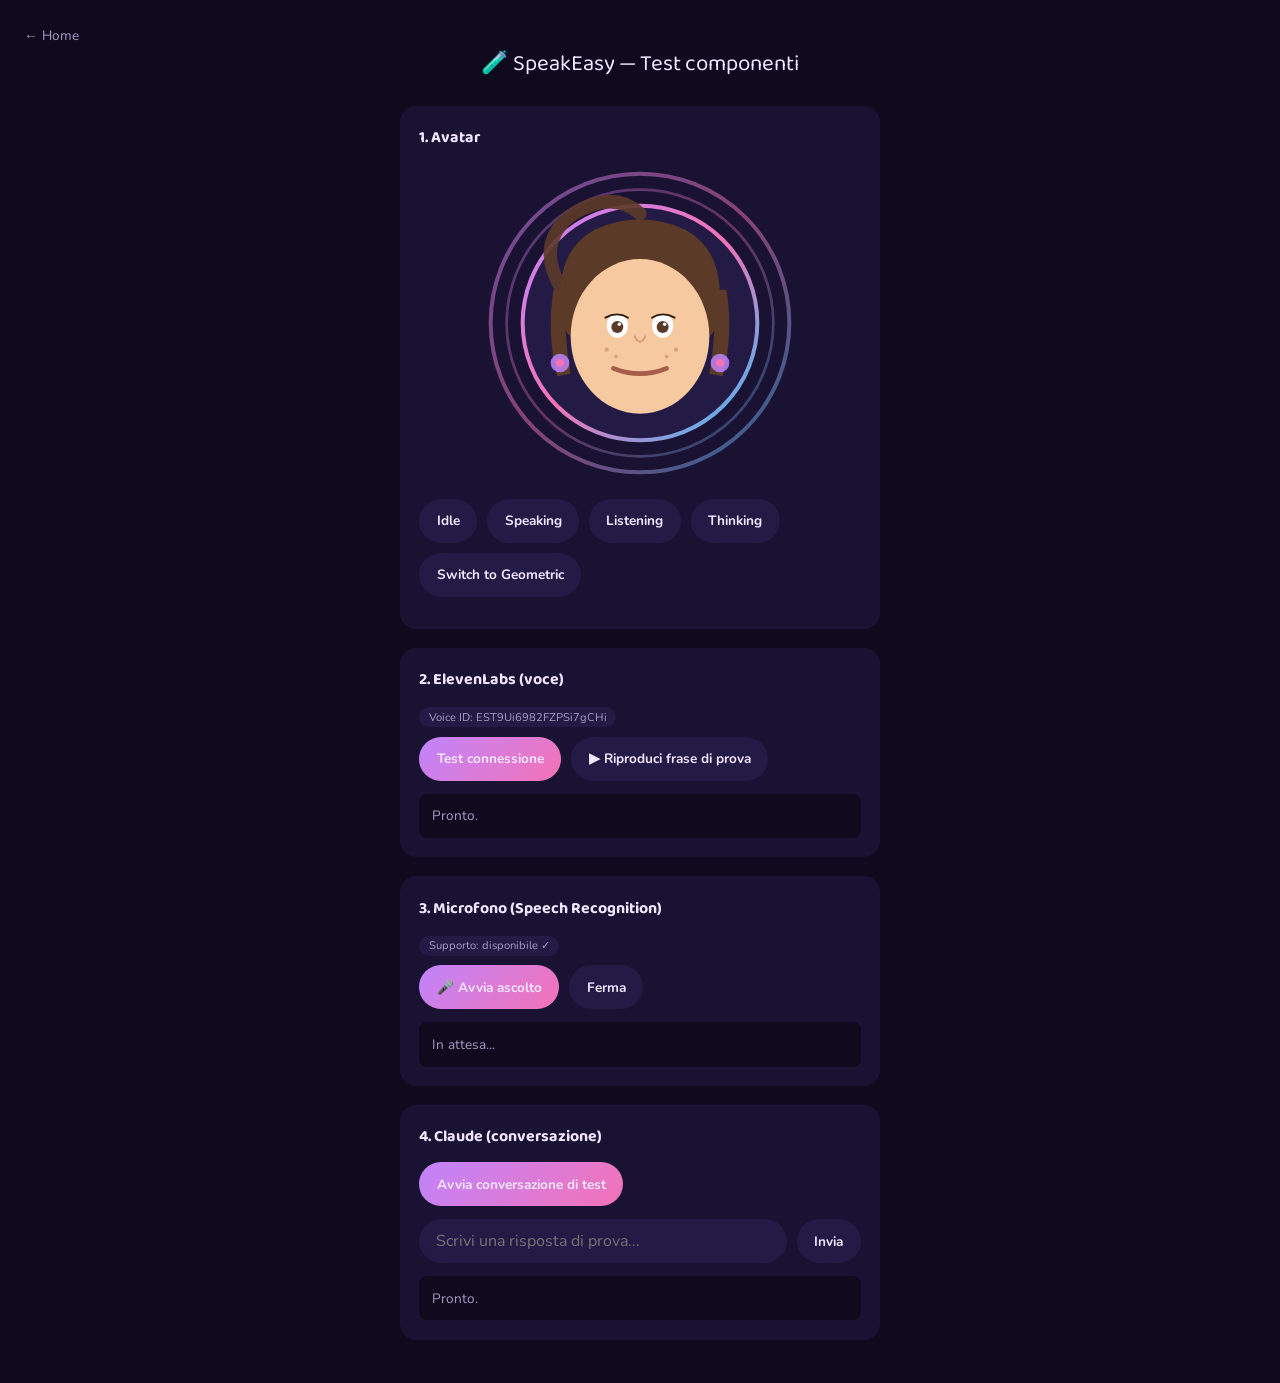
<file: test.html>
<!DOCTYPE html>
<html lang="en">
<head>
<meta charset="UTF-8">
<meta name="viewport" content="width=device-width, initial-scale=1">
<meta name="google" content="notranslate">
<title>SpeakEasy — Test</title>
<link rel="preconnect" href="https://fonts.googleapis.com">
<link href="https://fonts.googleapis.com/css2?family=Baloo+2:wght@600;700&family=Nunito:wght@400;600;700&display=swap" rel="stylesheet">
<link rel="stylesheet" href="css/main.css">
<link rel="stylesheet" href="css/avatar.css">
<style>
  html, body { overflow-y: auto; height: auto; }
  body { padding: 1.5rem; }

  .test-title {
    font-family: var(--font-heading);
    font-size: 1.4rem;
    margin-bottom: 1.5rem;
    text-align: center;
  }

  .test-section {
    background: var(--surface);
    border-radius: var(--radius-md);
    padding: 1.2rem;
    margin-bottom: 1.2rem;
    max-width: 480px;
    margin-left: auto;
    margin-right: auto;
  }

  .test-section h2 {
    font-family: var(--font-heading);
    font-size: 1rem;
    margin-bottom: 0.8rem;
  }

  .test-row {
    display: flex;
    flex-wrap: wrap;
    gap: 0.6rem;
    margin-bottom: 0.8rem;
  }

  .test-btn {
    background: var(--surface-2);
    color: var(--text);
    font-family: var(--font-body);
    font-weight: 700;
    font-size: 0.85rem;
    padding: 0.7rem 1.1rem;
    border-radius: var(--radius-full);
    min-height: 44px;
  }

  .test-btn.primary {
    background: linear-gradient(135deg, var(--accent-purple), var(--accent-pink));
  }

  .test-input {
    flex: 1;
    min-width: 160px;
    background: var(--surface-2);
    border: 1px solid var(--surface-2);
    color: var(--text);
    border-radius: var(--radius-full);
    padding: 0.6rem 1rem;
    font-size: 16px;
    font-family: var(--font-body);
  }

  .test-output {
    background: var(--bg);
    border-radius: var(--radius-sm);
    padding: 0.8rem;
    font-size: 0.85rem;
    color: var(--text-dim);
    white-space: pre-wrap;
    word-break: break-word;
    min-height: 1.5em;
    max-height: 220px;
    overflow-y: auto;
  }

  .test-output.ok { color: var(--accent-green); }
  .test-output.err { color: #f87171; }

  .avatar-test-row {
    display: flex;
    justify-content: center;
    margin-bottom: 1rem;
  }

  .status-pill {
    display: inline-block;
    font-size: 0.7rem;
    padding: 0.15rem 0.6rem;
    border-radius: var(--radius-full);
    background: var(--surface-2);
    color: var(--text-dim);
    margin-bottom: 0.6rem;
  }
</style>
</head>
<body>

<a href="index.html" style="color:var(--text-dim);text-decoration:none;font-size:0.85rem;">← Home</a>
<p class="test-title">🧪 SpeakEasy — Test componenti</p>

<div class="test-section">
  <h2>1. Avatar</h2>
  <div class="avatar-test-row">
    <div id="avatar-root" class="zoe-avatar-lg"></div>
  </div>
  <div class="test-row">
    <button class="test-btn" data-state="idle">Idle</button>
    <button class="test-btn" data-state="speaking">Speaking</button>
    <button class="test-btn" data-state="listening">Listening</button>
    <button class="test-btn" data-state="thinking">Thinking</button>
    <button class="test-btn" id="toggle-mode-btn">Switch to Geometric</button>
  </div>
</div>

<div class="test-section">
  <h2>2. ElevenLabs (voce)</h2>
  <div class="status-pill" id="voice-id-pill">Voice ID: —</div>
  <div class="test-row">
    <button class="test-btn primary" id="test-connection-btn">Test connessione</button>
    <button class="test-btn" id="test-play-btn">▶ Riproduci frase di prova</button>
  </div>
  <div class="test-output" id="elevenlabs-output">Pronto.</div>
</div>

<div class="test-section">
  <h2>3. Microfono (Speech Recognition)</h2>
  <div class="status-pill" id="mic-support-pill">Supporto: —</div>
  <div class="test-row">
    <button class="test-btn primary" id="mic-start-btn">🎤 Avvia ascolto</button>
    <button class="test-btn" id="mic-stop-btn">Ferma</button>
  </div>
  <div class="test-output" id="mic-output">In attesa...</div>
</div>

<div class="test-section">
  <h2>4. Claude (conversazione)</h2>
  <div class="test-row">
    <button class="test-btn primary" id="claude-start-btn">Avvia conversazione di test</button>
  </div>
  <div class="test-row">
    <input class="test-input" id="claude-input" type="text" placeholder="Scrivi una risposta di prova...">
    <button class="test-btn" id="claude-send-btn">Invia</button>
  </div>
  <div class="test-output" id="claude-output">Pronto.</div>
</div>

<script src="api-config.js"></script>
<script src="js/zoe-avatar.js"></script>
<script src="js/elevenlabs.js"></script>
<script src="js/voice-input.js"></script>
<script src="js/conversation.js"></script>
<script>
  // --- Avatar test ---
  let avatarMode = 'realistic';
  const avatarRoot = document.getElementById('avatar-root');
  ZoeAvatar.mount(avatarRoot, { mode: avatarMode });

  document.querySelectorAll('.test-btn[data-state]').forEach((btn) => {
    btn.addEventListener('click', () => ZoeAvatar.setState(btn.dataset.state));
  });

  document.getElementById('toggle-mode-btn').addEventListener('click', (e) => {
    avatarMode = avatarMode === 'realistic' ? 'geometric' : 'realistic';
    ZoeAvatar.mount(avatarRoot, { mode: avatarMode });
    e.target.textContent = avatarMode === 'realistic' ? 'Switch to Geometric' : 'Switch to Realistic';
  });

  // --- ElevenLabs test ---
  const elevenOutput = document.getElementById('elevenlabs-output');
  document.getElementById('voice-id-pill').textContent =
    'Voice ID: ' + (API_CONFIG.ELEVENLABS_VOICE_ID && API_CONFIG.ELEVENLABS_VOICE_ID !== '...' ? API_CONFIG.ELEVENLABS_VOICE_ID : 'non configurato');

  document.getElementById('test-connection-btn').addEventListener('click', async () => {
    elevenOutput.className = 'test-output';
    elevenOutput.textContent = 'Verifica in corso...';
    const ok = await ZoeTTS.testConnection();
    elevenOutput.className = 'test-output ' + (ok ? 'ok' : 'err');
    elevenOutput.textContent = ok
      ? '✓ Connessione ElevenLabs riuscita.'
      : '✗ Connessione fallita — controlla ELEVENLABS_API_KEY e ELEVENLABS_VOICE_ID in api-config.js.';
  });

  document.getElementById('test-play-btn').addEventListener('click', () => {
    elevenOutput.className = 'test-output';
    elevenOutput.textContent = 'Generazione audio...';
    ZoeTTS.onStart(() => { elevenOutput.textContent += '\n▶ Riproduzione avviata.'; });
    ZoeTTS.onEnd(() => { elevenOutput.textContent += '\n■ Riproduzione terminata.'; });
    ZoeTTS.onError((e) => { elevenOutput.className = 'test-output err'; elevenOutput.textContent += '\n✗ Errore: ' + e.message; });
    ZoeTTS.zoeTTS('Hi! This is a test of the Zoe voice.').then((ref) => {
      elevenOutput.textContent += ref.type === 'elevenlabs' ? '\n(voce ElevenLabs)' : '\n(fallback: voce di sistema del browser)';
      ZoeTTS.playAudio(ref);
    });
  });

  // --- Microphone test ---
  const micOutput = document.getElementById('mic-output');
  document.getElementById('mic-support-pill').textContent = 'Supporto: ' + (VoiceInput.isSupported() ? 'disponibile ✓' : 'non disponibile ✗ (usa Chrome)');

  VoiceInput.onTranscript((text) => { micOutput.className = 'test-output'; micOutput.textContent = 'Live: ' + text; });
  VoiceInput.onSilence((text) => { micOutput.className = 'test-output ok'; micOutput.textContent = 'Finale: ' + (text || '(nessun testo rilevato)'); });
  VoiceInput.onError((err) => { micOutput.className = 'test-output err'; micOutput.textContent = 'Errore (' + err.type + '): ' + err.message; });

  document.getElementById('mic-start-btn').addEventListener('click', () => {
    micOutput.className = 'test-output';
    micOutput.textContent = 'In ascolto... parla ora.';
    VoiceInput.startListening();
  });
  document.getElementById('mic-stop-btn').addEventListener('click', () => VoiceInput.stopListening());

  // --- Claude test ---
  const claudeOutput = document.getElementById('claude-output');

  document.getElementById('claude-start-btn').addEventListener('click', async () => {
    claudeOutput.textContent = 'Chiamata a Claude...';
    const line = await Conversation.startConversation();
    claudeOutput.textContent = 'Zoe: ' + line;
  });

  document.getElementById('claude-send-btn').addEventListener('click', async () => {
    const input = document.getElementById('claude-input');
    const text = input.value.trim();
    if (!text) return;
    claudeOutput.textContent += '\n\nTu: ' + text + '\nZoe sta scrivendo...';
    const reply = await Conversation.sendMessage(text);
    claudeOutput.textContent = claudeOutput.textContent.replace('Zoe sta scrivendo...', 'Zoe: ' + reply);
    input.value = '';
  });
</script>

</body>
</html>
</file>
<file: css/main.css>
:root {
  --bg: #0f0a1e;
  --surface: #1a1233;
  --surface-2: #231a45;
  --accent-purple: #c084fc;
  --accent-pink: #f472b6;
  --accent-blue: #38bdf8;
  --accent-green: #4ade80;
  --text: #f0e6ff;
  --text-dim: #a89cc8;

  --font-body: 'Nunito', sans-serif;
  --font-heading: 'Baloo 2', cursive;

  --radius-sm: 8px;
  --radius-md: 16px;
  --radius-lg: 24px;
  --radius-full: 999px;
}

* {
  box-sizing: border-box;
  margin: 0;
  padding: 0;
}

html, body {
  height: 100%;
  overflow: hidden;
}

body {
  background: var(--bg);
  color: var(--text);
  font-family: var(--font-body);
  font-size: 16px;
  -webkit-tap-highlight-color: transparent;
}

button {
  font-family: inherit;
  border: none;
  cursor: pointer;
  -webkit-tap-highlight-color: transparent;
}

button:focus-visible {
  outline: 2px solid var(--accent-blue);
  outline-offset: 2px;
}

h1, h2, h3 {
  font-family: var(--font-heading);
}

.btn-primary {
  background: linear-gradient(135deg, var(--accent-purple), var(--accent-pink));
  color: var(--text);
  font-family: var(--font-heading);
  font-size: 1.25rem;
  padding: 1rem 2.5rem;
  border-radius: var(--radius-full);
  min-height: 48px;
  min-width: 48px;
}

.btn-primary:active {
  transform: scale(0.97);
}

.btn-danger {
  background: #ef4444;
  color: var(--text);
  font-family: var(--font-heading);
  font-size: 1rem;
  padding: 0.9rem 2rem;
  border-radius: var(--radius-full);
  min-height: 48px;
  min-width: 48px;
}

.screen {
  height: 100vh;
  width: 100vw;
  display: flex;
  flex-direction: column;
  align-items: center;
  justify-content: center;
  padding: 1.5rem;
}
</file>
<file: css/avatar.css>
.zoe-avatar {
  position: relative;
  width: 200px;
  height: 200px;
  display: flex;
  align-items: center;
  justify-content: center;
  animation: zoe-float 4s ease-in-out infinite;
}

.zoe-svg {
  width: 100%;
  height: 100%;
  overflow: visible;
}

@keyframes zoe-float {
  0%, 100% { transform: translateY(0); }
  50% { transform: translateY(-8px); }
}

.zoe-ring-outer {
  transform-origin: 120px 120px;
  animation: zoe-ring-spin 12s linear infinite;
}

.zoe-ring-inner {
  transform-origin: 120px 120px;
  animation: zoe-ring-spin 8s linear infinite reverse;
}

@keyframes zoe-ring-spin {
  from { transform: rotate(0deg); }
  to { transform: rotate(360deg); }
}

.zoe-eyelid {
  pointer-events: none;
}

/* Stato: idle — anelli lenti, respiro leggero */
.zoe-state-idle .zoe-ring-outer,
.zoe-state-idle .zoe-ring-inner {
  animation-duration: 14s;
}

/* Stato: speaking — anelli veloci, bocca animata (gestita via JS) */
.zoe-state-speaking .zoe-ring-outer {
  animation-duration: 3s;
}
.zoe-state-speaking .zoe-ring-inner {
  animation-duration: 2.2s;
}
.zoe-state-speaking {
  animation: zoe-float 1.6s ease-in-out infinite;
}

/* Stato: listening — anelli lenti, leggero glow sugli occhi */
.zoe-state-listening .zoe-ring-outer,
.zoe-state-listening .zoe-ring-inner {
  animation-duration: 6s;
}
.zoe-state-listening .zoe-eye circle,
.zoe-state-listening .zoe-eye ellipse {
  filter: drop-shadow(0 0 4px var(--accent-blue));
}

/* Stato: thinking — leggero tilt e pulsazione opaca */
.zoe-state-thinking {
  animation: zoe-think 1.8s ease-in-out infinite;
}
@keyframes zoe-think {
  0%, 100% { transform: rotate(0deg) translateY(0); }
  50% { transform: rotate(-2deg) translateY(-4px); }
}

.zoe-avatar.zoe-avatar-lg {
  width: min(80vw, 320px);
  height: min(80vw, 320px);
}

.zoe-avatar.zoe-avatar-sm {
  width: 96px;
  height: 96px;
}
</file>
